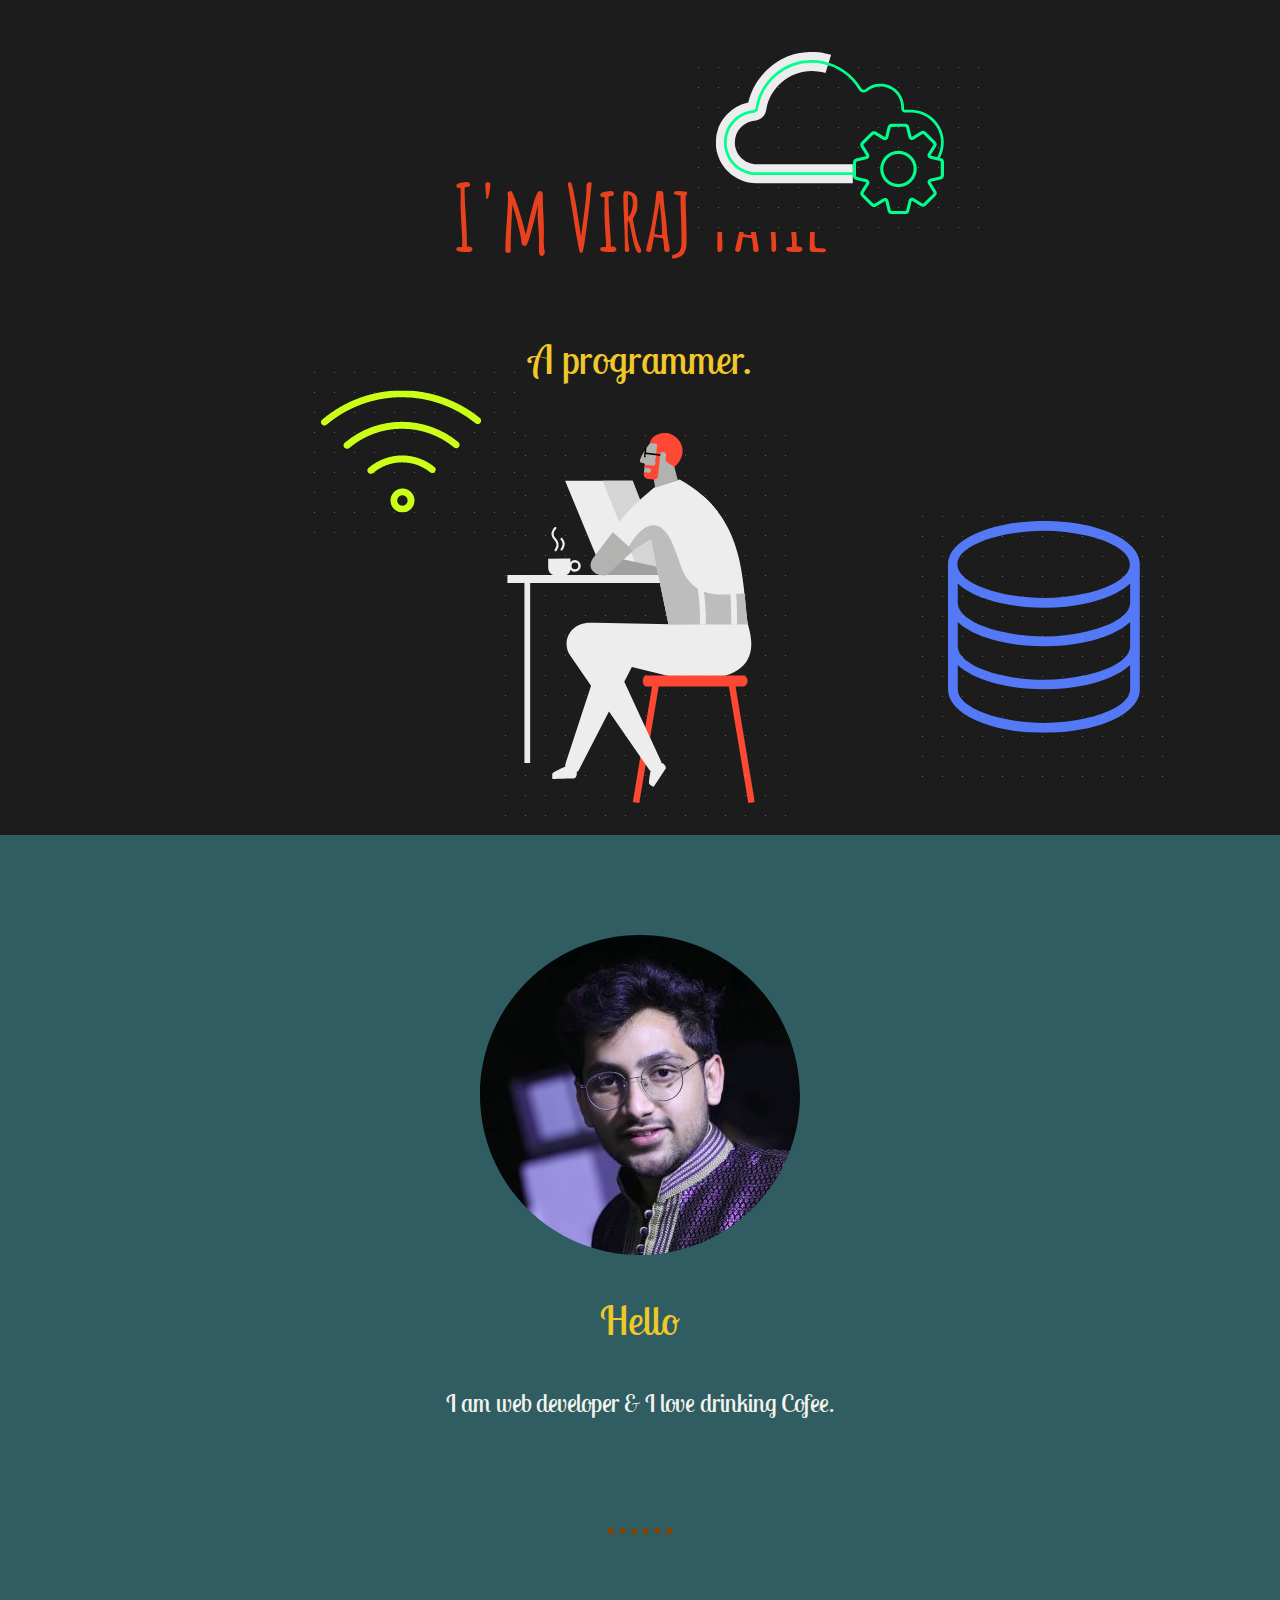
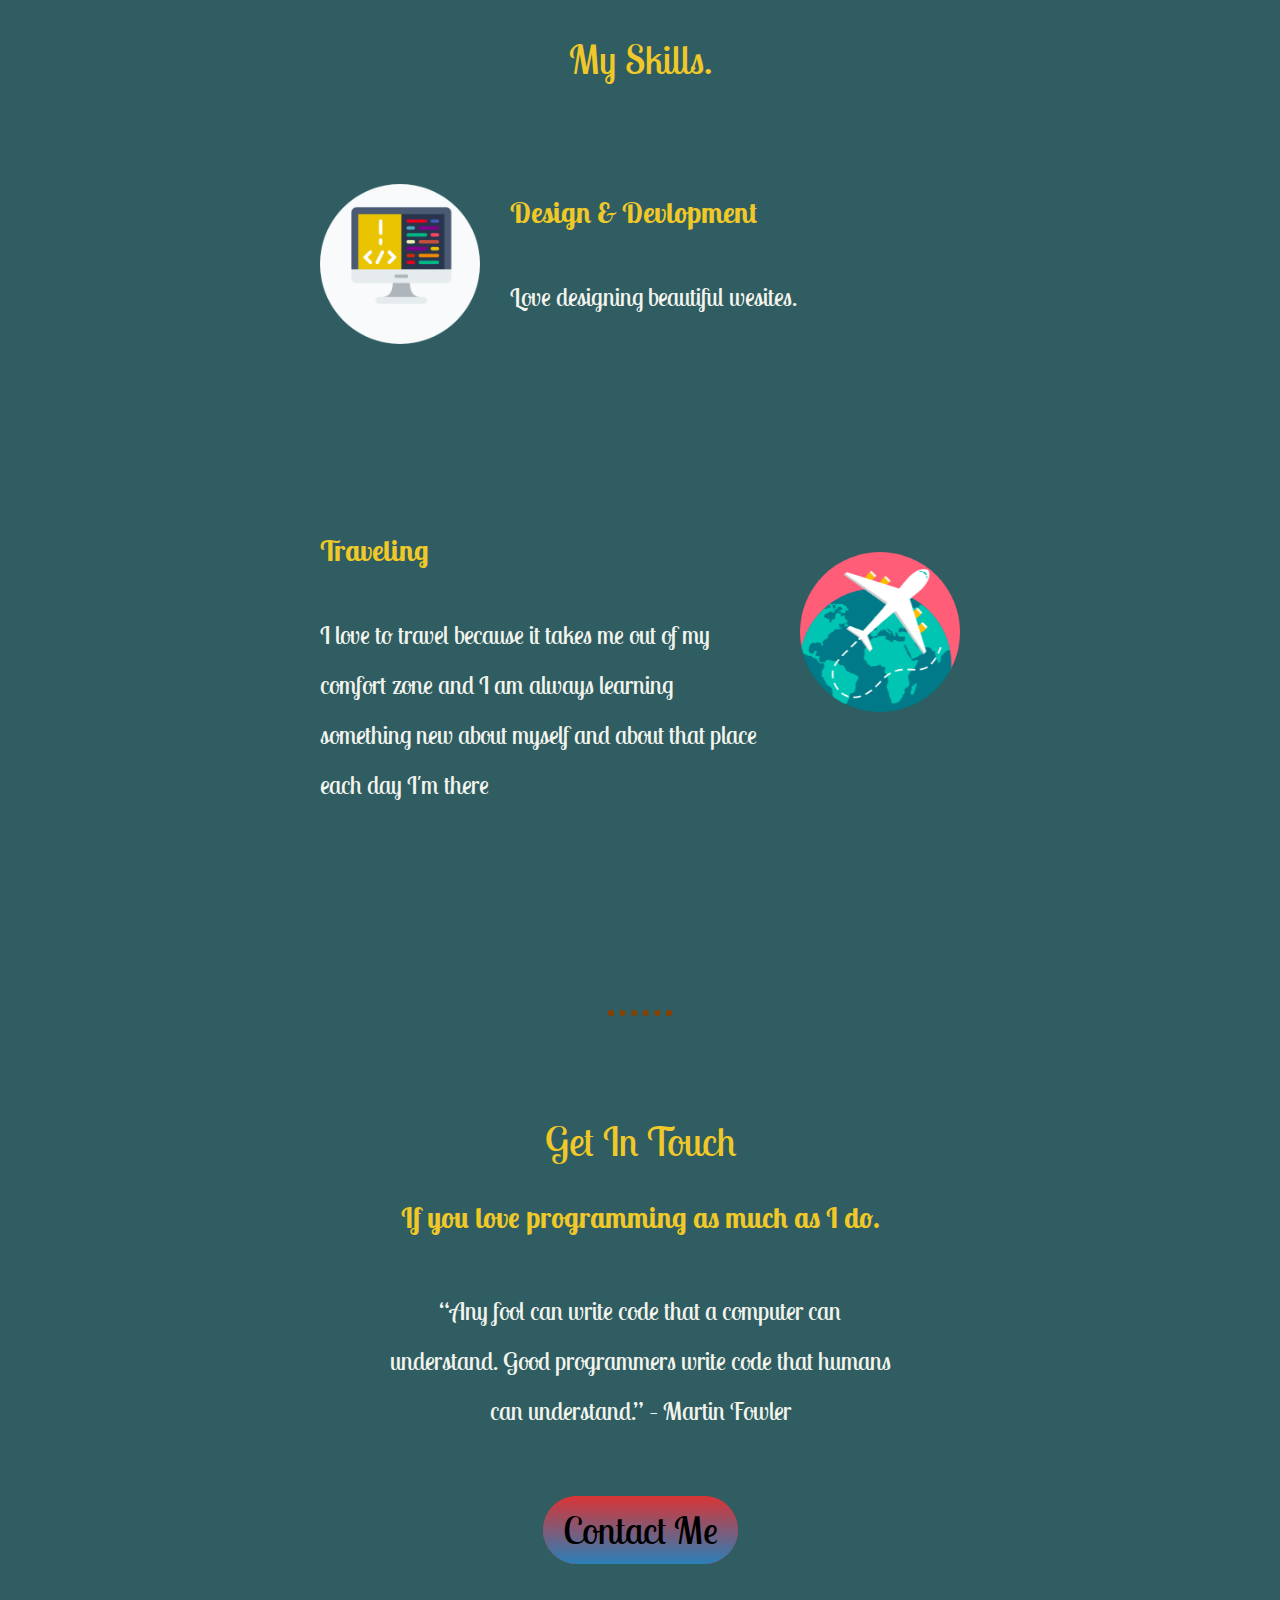
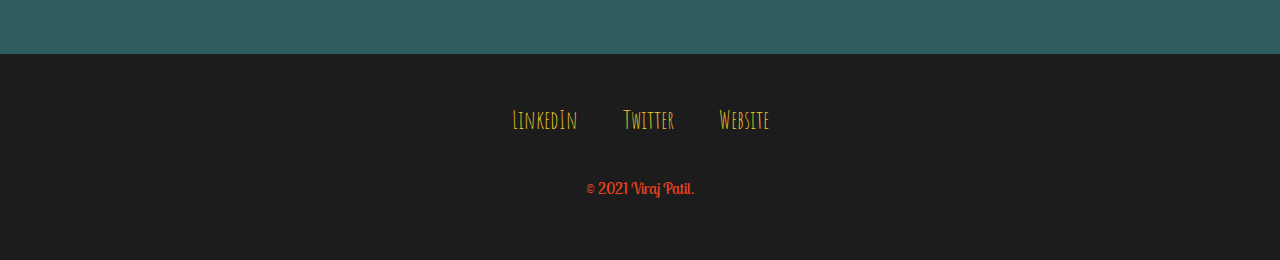
<file: index.html>
<!DOCTYPE html>
<html lang="en" dir="ltr">
  <head>
    <meta charset="utf-8">
    <title>Viraj Patil</title>
    <link rel="stylesheet" href="css/styles.css">
    <link rel="icon" href="viraj.png">
    <link href="https://fonts.googleapis.com/css2?family=Lobster+Two:ital@1&display=swap" rel="stylesheet">
    <link href="https://fonts.googleapis.com/css2?family=Amatic+SC:wght@700&display=swap" rel="stylesheet">
  </head>
  <body>
    <div class="top-container">
      <img class="top-cloud" src="images/cloud.png" alt="cloud-img">
      <h1>I'm Viraj Patil</h1>
      <h2>A programmer.</h2>
      <img class="bottom-wifi" src="images/wifi.png" alt="wifi-img">
      <img src="images/programmer.png" alt="programmer-img">
      <img class="database" src="images/database.png" alt="database-img">
    </div>

    <div class="middle-container">
      <div class="profile">
        <img src="images/viraj.png" alt="viraj-img">
        <h2>Hello </h2>
        <p> I am web developer & I love drinking Cofee.</p>
      </div>
      <hr>
      <div class="skills">
        <h2>My Skills.</h2>
        <div class="skill-row">
          <img class="desktop" src="images/desktop.png" alt="desktop-img">
          <h3>Design & Devlopment</h3>
          <p>Love designing beautiful wesites.</p>
        </div>
        <div class="skill-row">
          <img class="Travel" src="images/travel.png" alt="travel-img">
          <h3>Traveling</h3>
          <p>I love to travel because it takes me out of my comfort zone and I am always learning something new about myself and about that place each day I'm there</p>
        </div>
      </div>
      <hr>
      <div class="contact-me">
        <h2>Get In Touch</h2>
        <h3>If you love programming as much as I do.</h3>
        <p class="message">“Any fool can write code that a computer can understand. Good programmers write code that humans can understand.” – Martin Fowler</p>
        <a class="btn" href="mailto:virajspatil1998@email.com">Contact Me</a>
      </div>
    </div>


    <div class="bottom-container">
      <a class="footer-link" href="https://www.linkedin.com/">LinkedIn</a>
      <a class="footer-link" href="https://twitter.com/">Twitter</a>
      <a class="footer-link" href="https://www.appbrewery.co/">Website</a>
      <p class="copyright">© 2021 Viraj Patil.</p>
    </div>

  </body>
</html>
</file>
<file: css/styles.css>
body {
  margin: 0;
    background-color: #2f5d62;
  text-align: center;
  font-family: 'Lobster Two', cursive;
  color: #f3f4ed;
  font-size: 25px;

}

h1 {
  color: #E7411E;
  font-size: 5.625rem;
  font-family: 'Amatic SC', cursive;
  margin-top: 50px auto 0 auto;
}

h2 {
color: #f0c929;
  font-size: 2.5rem;
  font-weight: normal;
  font-family: 'Lobster Two', cursive;
}

h3 {
  color: #f0c929;
  font-family: 'Lobster Two', cursive;
}
p {
  line-height: 2;
}

hr {

  border: dotted #864000 6px;
  border-bottom: none;
  width: 4%;
  margin: 100px auto;
}

.top-container {
  background-color: #1C1C1C;
  position: relative;
  padding-top: 100px;
}
.middle-container {
  background-color: #2f5d62;
margin: 100px 0;
}

.bottom-container {
background-color: #1C1C1C;
padding: 50px 0 20px;
}
.skills {
  margin-bottom: 100px;
}

.skill-row {
  width: 50%;
  margin: 100px auto 200px auto;
  text-align: left;
  line-height: 2;
}

.desktop {
  width: 25%;
  float: left;
  margin-right: 30px;
}

.Travel{
  width: 25%;
  float: right;
  margin-left: 40px;
  margin-top: 30px;

}

.top-cloud {
  position: absolute;
  right: 300px;
  top: 50px;
}
.bottom-wifi {
  position: absolute;
  left: 300px;
  bottom: 300px;
}

.database {
  position: absolute;
  right: 100px;
  bottom: 50px;
}

.message {
  width: 40%;
  margin: 50px auto 70px;
}

a {
  color: #f0c929;
  font-family: 'Amatic SC', cursive;
  margin: 10px 20px;
  text-decoration: none;
}

a:hover {
  color:  #d93434;
}

.copyright {
  color: #E7411E;
  font-size: 1rem;
  padding: 20px 0;
}

.btn {
  background: #d93434;
  background-image: -webkit-linear-gradient(top, #d93434, #2980b9);
  background-image: -moz-linear-gradient(top, #d93434, #2980b9);
  background-image: -ms-linear-gradient(top, #d93434, #2980b9);
  background-image: -o-linear-gradient(top, #d93434, #2980b9);
  background-image: linear-gradient(to bottom, #d93434, #2980b9);
  -webkit-border-radius: 34;
  -moz-border-radius: 34;
  border-radius: 34px;
  font-family: 'Lobster Two', cursive;
  color: #000000;
  font-size: 38px;
  padding: 10px 20px 10px 20px;
  text-decoration: none;
  margin-top: 40px;
}

.btn:hover {
  background: #d68d17;
  background-image: -webkit-linear-gradient(top, #d68d17, #cb34d9);
  background-image: -moz-linear-gradient(top, #d68d17, #cb34d9);
  background-image: -ms-linear-gradient(top, #d68d17, #cb34d9);
  background-image: -o-linear-gradient(top, #d68d17, #cb34d9);
  background-image: linear-gradient(to bottom, #d68d17, #cb34d9);
  text-decoration: none;
}
</file>
